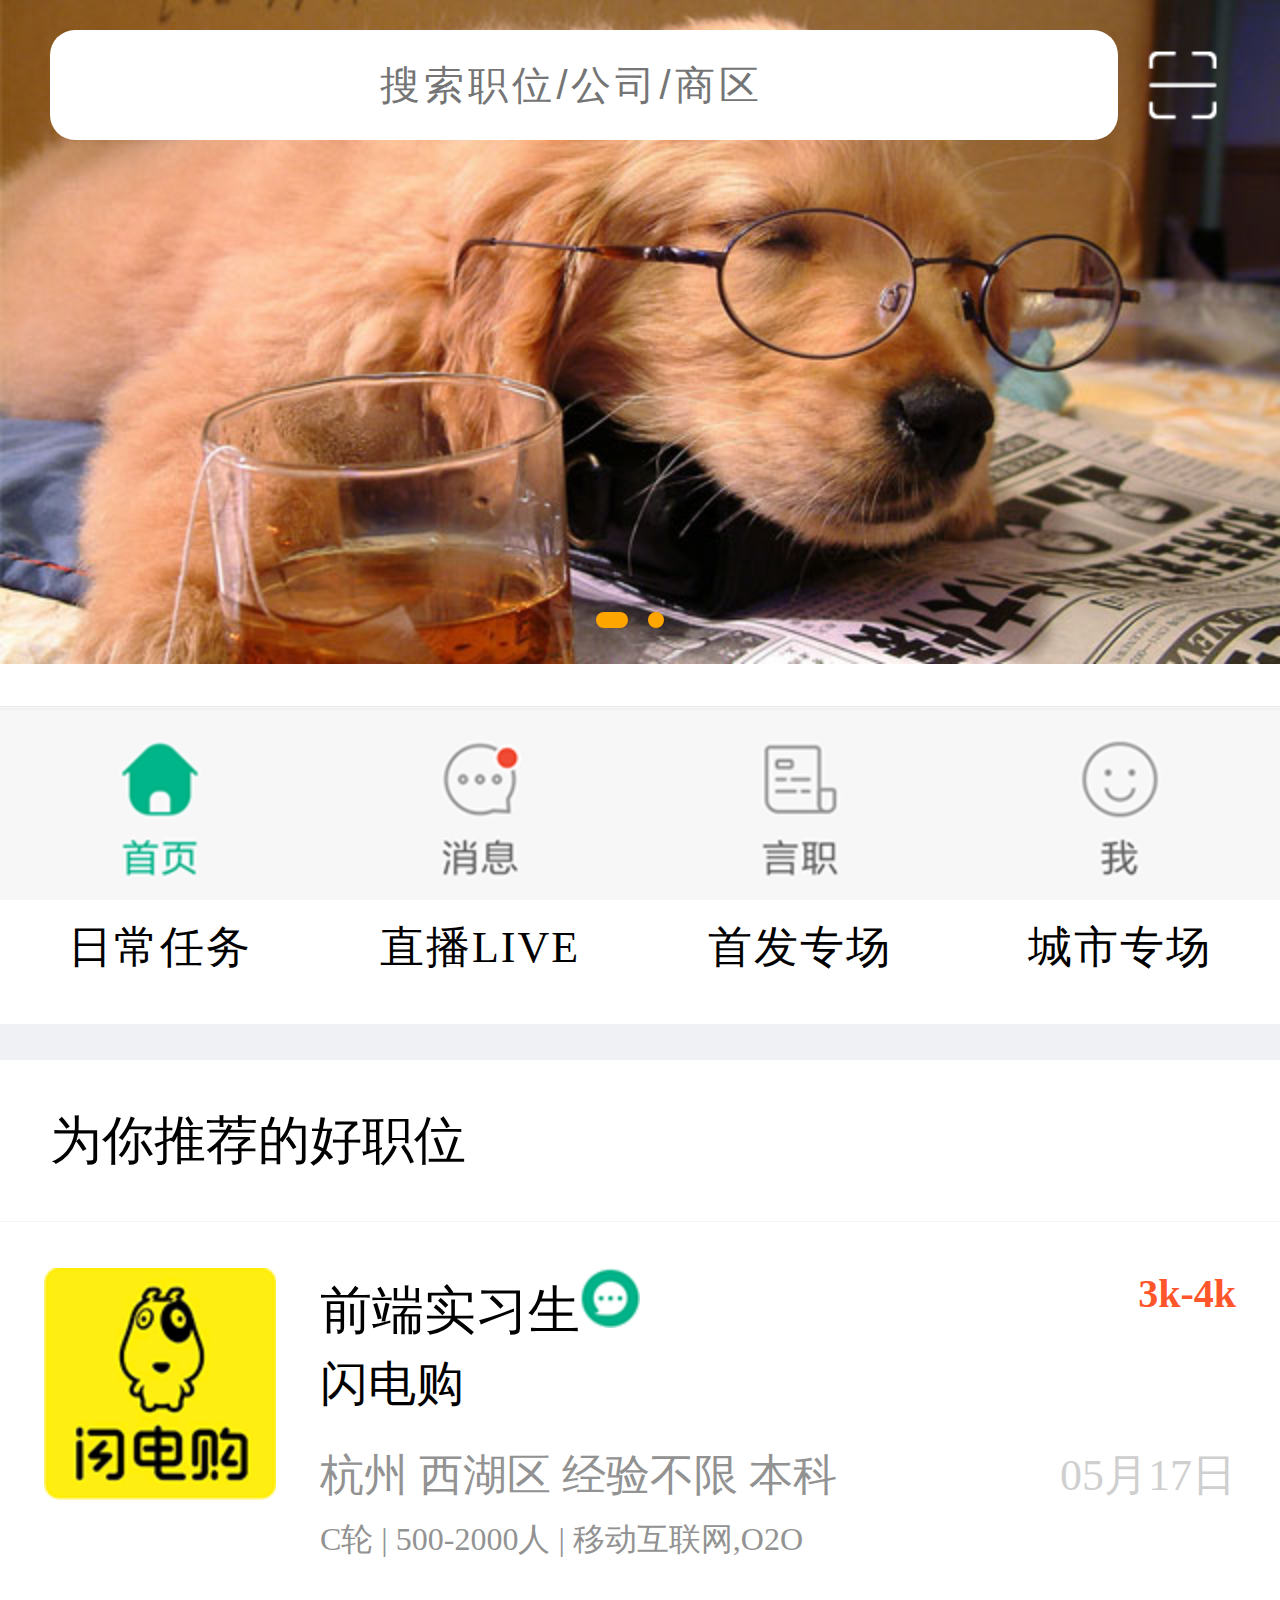
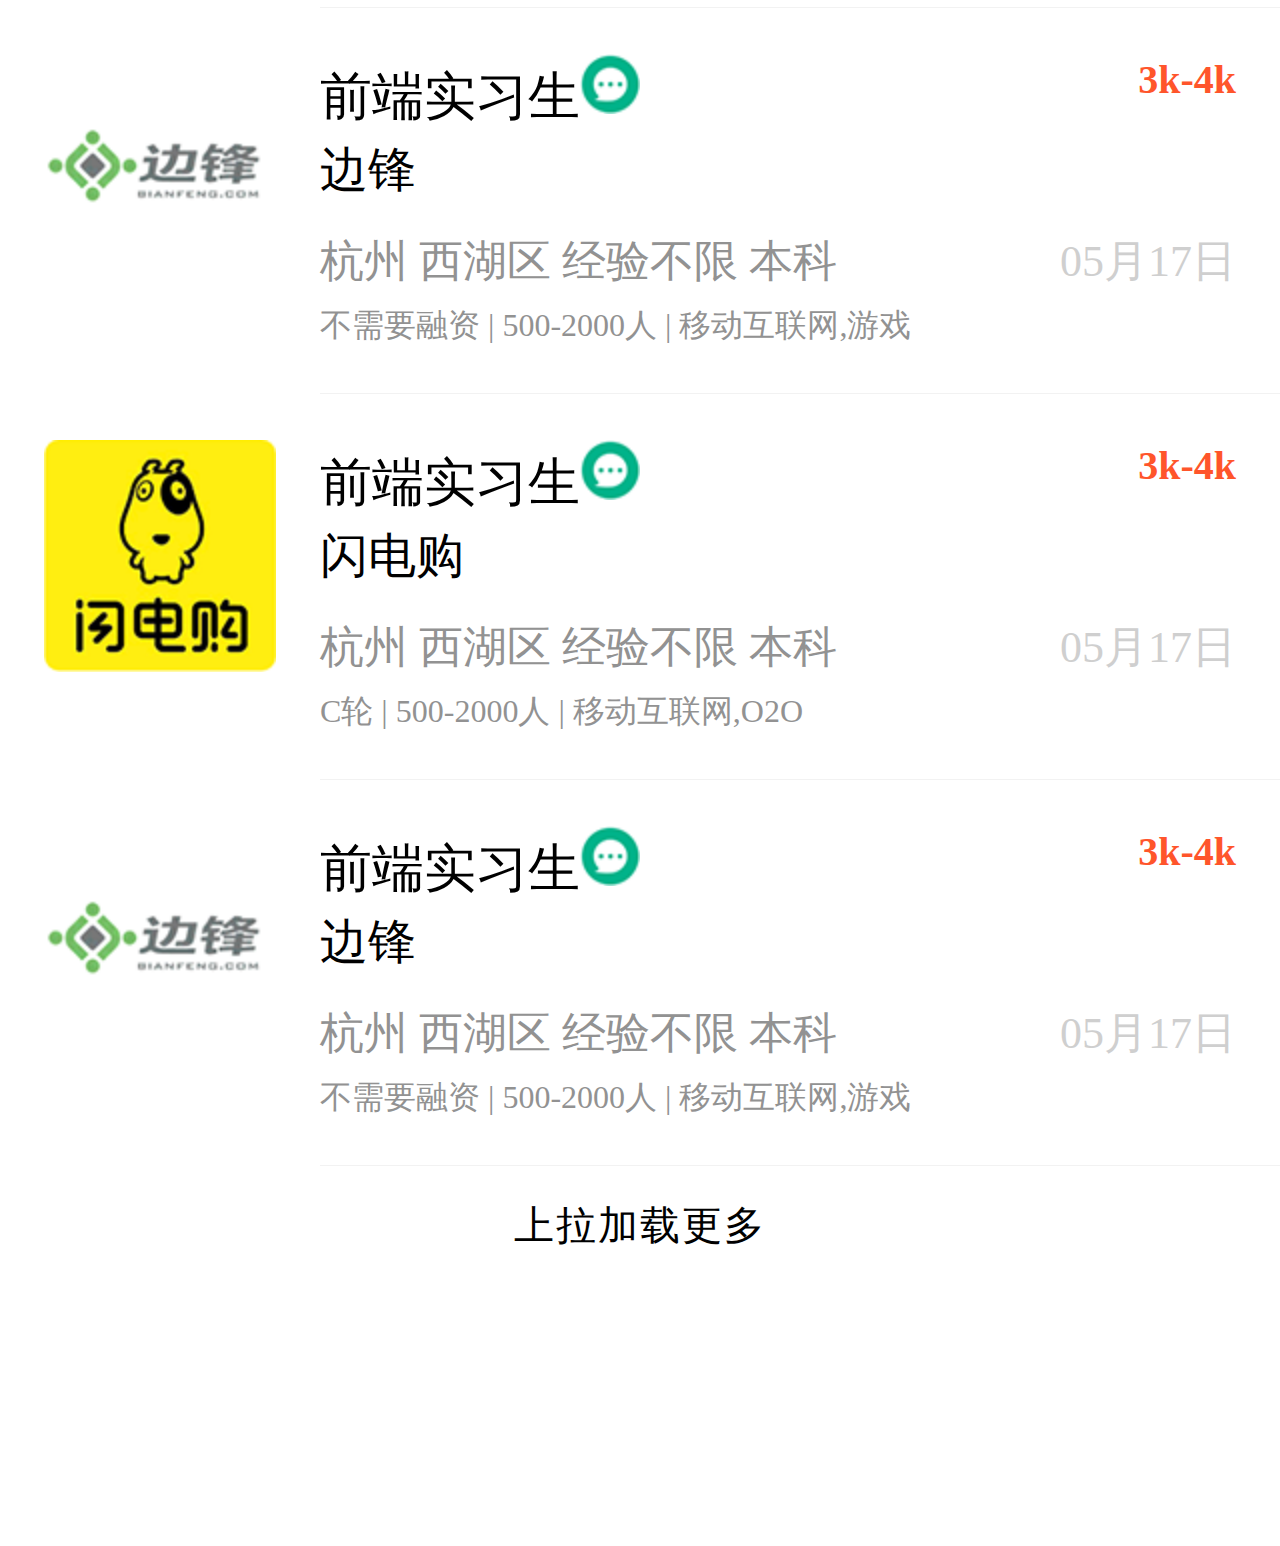
<file: lagou/index.htm>
<!DOCTYPE html>
<html lang="en">
    <head>
        <meta charset="utf-8">
        <meta name="viewport" content="width=device-width, user-scalable=no, initial-scale=1.0">
        <meta name="full-screen" content="yes">
        <meta name="browsermode" content="application">
        <title>拉勾网</title>
        <link rel="stylesheet" href="css/index.css">
    </head>
    <body>
        <!-- 重置fontsize -->
        <script id="J_setFont">
            (function(){
                var screen = document.body.clientWidth;
                var html = document.querySelector('html');
                html.style.fontSize = (screen/640) * 100 + 'px';
                var target = document.getElementById('J_setFont');
                target.parentNode.removeChild(target);
            })();
        </script>
    	<!-- 头部部分start -->
		<div class="header">
			<div id="J_search" class="search">
				<input type="search" class="search-box" placeholder="搜索职位/公司/商区">
                <div class="scan"></div>
			</div>
            <div id="J_banner" class="swiper-container banner">
                <ul class="swiper-wrapper banner-box">
                    <li class="swiper-slide item"><img src="images/ban1.jpg" height="332" width="640" alt=""></li>
                    <li class="swiper-slide item"><img src="images/ban2.jpg" height="332" width="640" alt=""></li>
                </ul>
                <ul class="swiper-pagination sport-box">
                    <li class="sport active"></li>
                    <li class="sport"></li>
                </ul>
            </div>
		</div>
        <!-- nav部分 -->
        <div class="nav">
            <ul class="nav-box">
                <li class="nav-item">
                    <div class="nav-pic"><img src="images/nav1.png" height="78" width="78" alt=""></div>
                    <p class="nav-title">日常任务</p>
                </li>
                <li class="nav-item">
                    <div class="nav-pic"><img src="images/nav-2.png" height="78" width="78" alt=""></div>
                    <p class="nav-title">直播LIVE</p>
                </li>
                <li class="nav-item">
                    <div class="nav-pic"><img src="images/nav-3.png" height="78" width="78" alt=""></div>
                    <p class="nav-title">首发专场</p>
                </li>
                <li class="nav-item">
                    <div class="nav-pic"><img src="images/nav-4.png" height="78" width="78" alt=""></div>
                    <p class="nav-title">城市专场</p>
                </li>
            </ul>
        </div>
        <!-- 分割线 -->
        <div class="h18"></div>
        <!-- 标题 -->
        <h2 class="recommend-title">为你推荐的好职位</h2>
        <!-- 招聘信息 -->
        <div class="info">
            <ul id="J_infoBox" class="info-box">
                <li class="item">
                    <div class="logo-pic">
                        <img src="images/lg1.png" height="116" width="116" alt="">
                    </div>
                    <div class="info-con">
                        <h3>前端实习生<b></b><span class="wage">3k-4k</span></h3>
                        <h4>闪电购</h4>
                        <p class="address">杭州&nbsp;西湖区&nbsp;经验不限&nbsp;本科<span class="data">05月17日</span></p>
                        <p class="company-info">C轮&nbsp;<i>|</i>&nbsp;500-2000人&nbsp;<i>|</i>&nbsp;移动互联网,O2O</p>
                    </div>
                </li>
                <li class="item">
                    <div class="logo-pic">
                        <img src="images/lg2.png" height="116" width="116" alt="">
                    </div>
                    <div class="info-con">
                        <h3>前端实习生<b></b><span class="wage">3k-4k</span></h3>
                        <h4>边锋</h4>
                        <p class="address">杭州&nbsp;西湖区&nbsp;经验不限&nbsp;本科<span class="data">05月17日</span></p>
                        <p class="company-info">不需要融资&nbsp;<i>|</i>&nbsp;500-2000人&nbsp;<i>|</i>&nbsp;移动互联网,游戏</p>
                    </div>
                </li>
                <li class="item">
                    <div class="logo-pic">
                        <img src="images/lg1.png" height="116" width="116" alt="">
                    </div>
                    <div class="info-con">
                        <h3>前端实习生<b></b><span class="wage">3k-4k</span></h3>
                        <h4>闪电购</h4>
                        <p class="address">杭州&nbsp;西湖区&nbsp;经验不限&nbsp;本科<span class="data">05月17日</span></p>
                        <p class="company-info">C轮&nbsp;<i>|</i>&nbsp;500-2000人&nbsp;<i>|</i>&nbsp;移动互联网,O2O</p>
                    </div>
                </li>
                <li class="item">
                    <div class="logo-pic">
                        <img src="images/lg2.png" height="116" width="116" alt="">
                    </div>
                    <div class="info-con">
                        <h3>前端实习生<b></b><span class="wage">3k-4k</span></h3>
                        <h4>边锋</h4>
                        <p class="address">杭州&nbsp;西湖区&nbsp;经验不限&nbsp;本科<span class="data">05月17日</span></p>
                        <p class="company-info">不需要融资&nbsp;<i>|</i>&nbsp;500-2000人&nbsp;<i>|</i>&nbsp;移动互联网,游戏</p>
                    </div>
                </li>
            </ul>
        </div>
        <!-- 加载更多 -->
        <p id="J_load" class="loading">上拉加载更多</p>
        <!-- 分割线 -->
        <div class="h97"></div>
        <!-- 底部nav -->
        <div class="footer-menu">
            <ul id="J_footerMenuBox" class="footer-menubox">
                <li class="item item1 active"><a href="index.htm"></a></li>
                <li class="item item2"></li>
                <li class="item item3"></li>
                <li class="item item4"></li>
            </ul>
        </div>
    </body>
    <script src="js/index.js"></script>
</html>
</file>
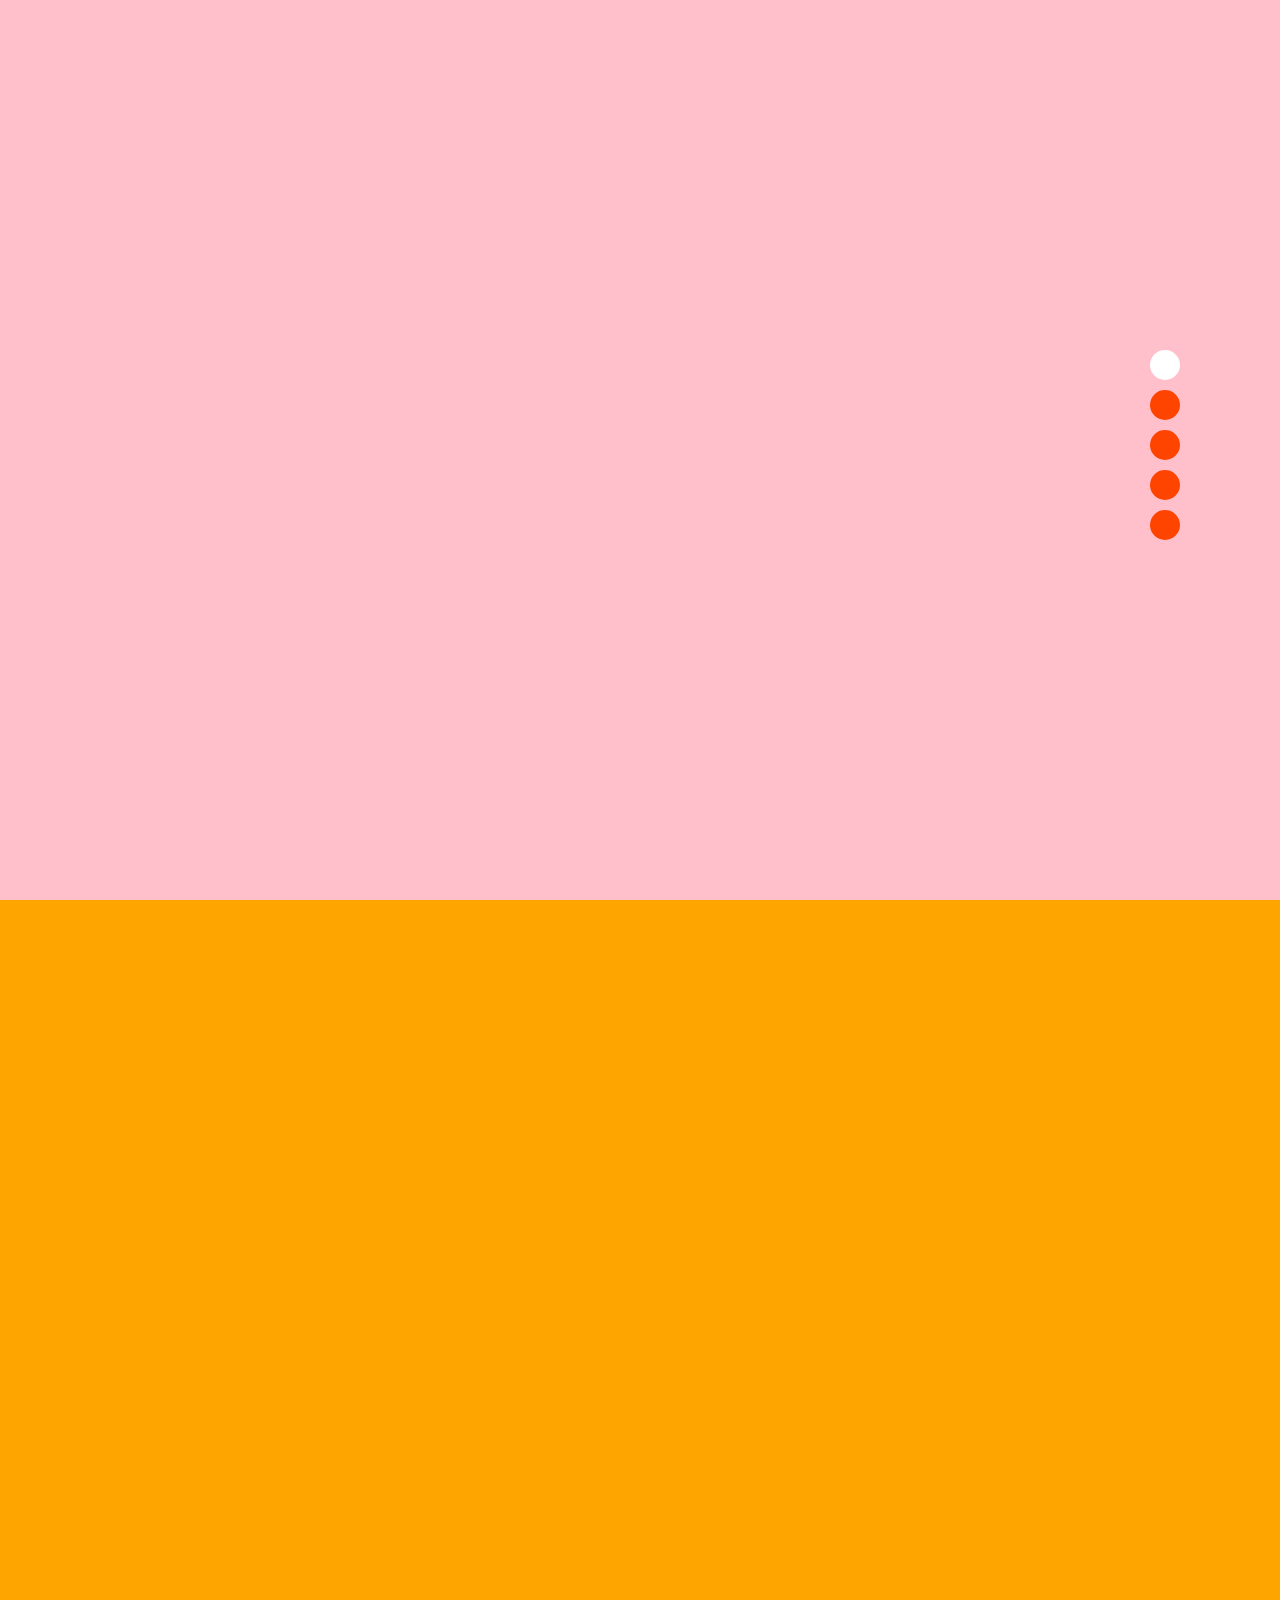
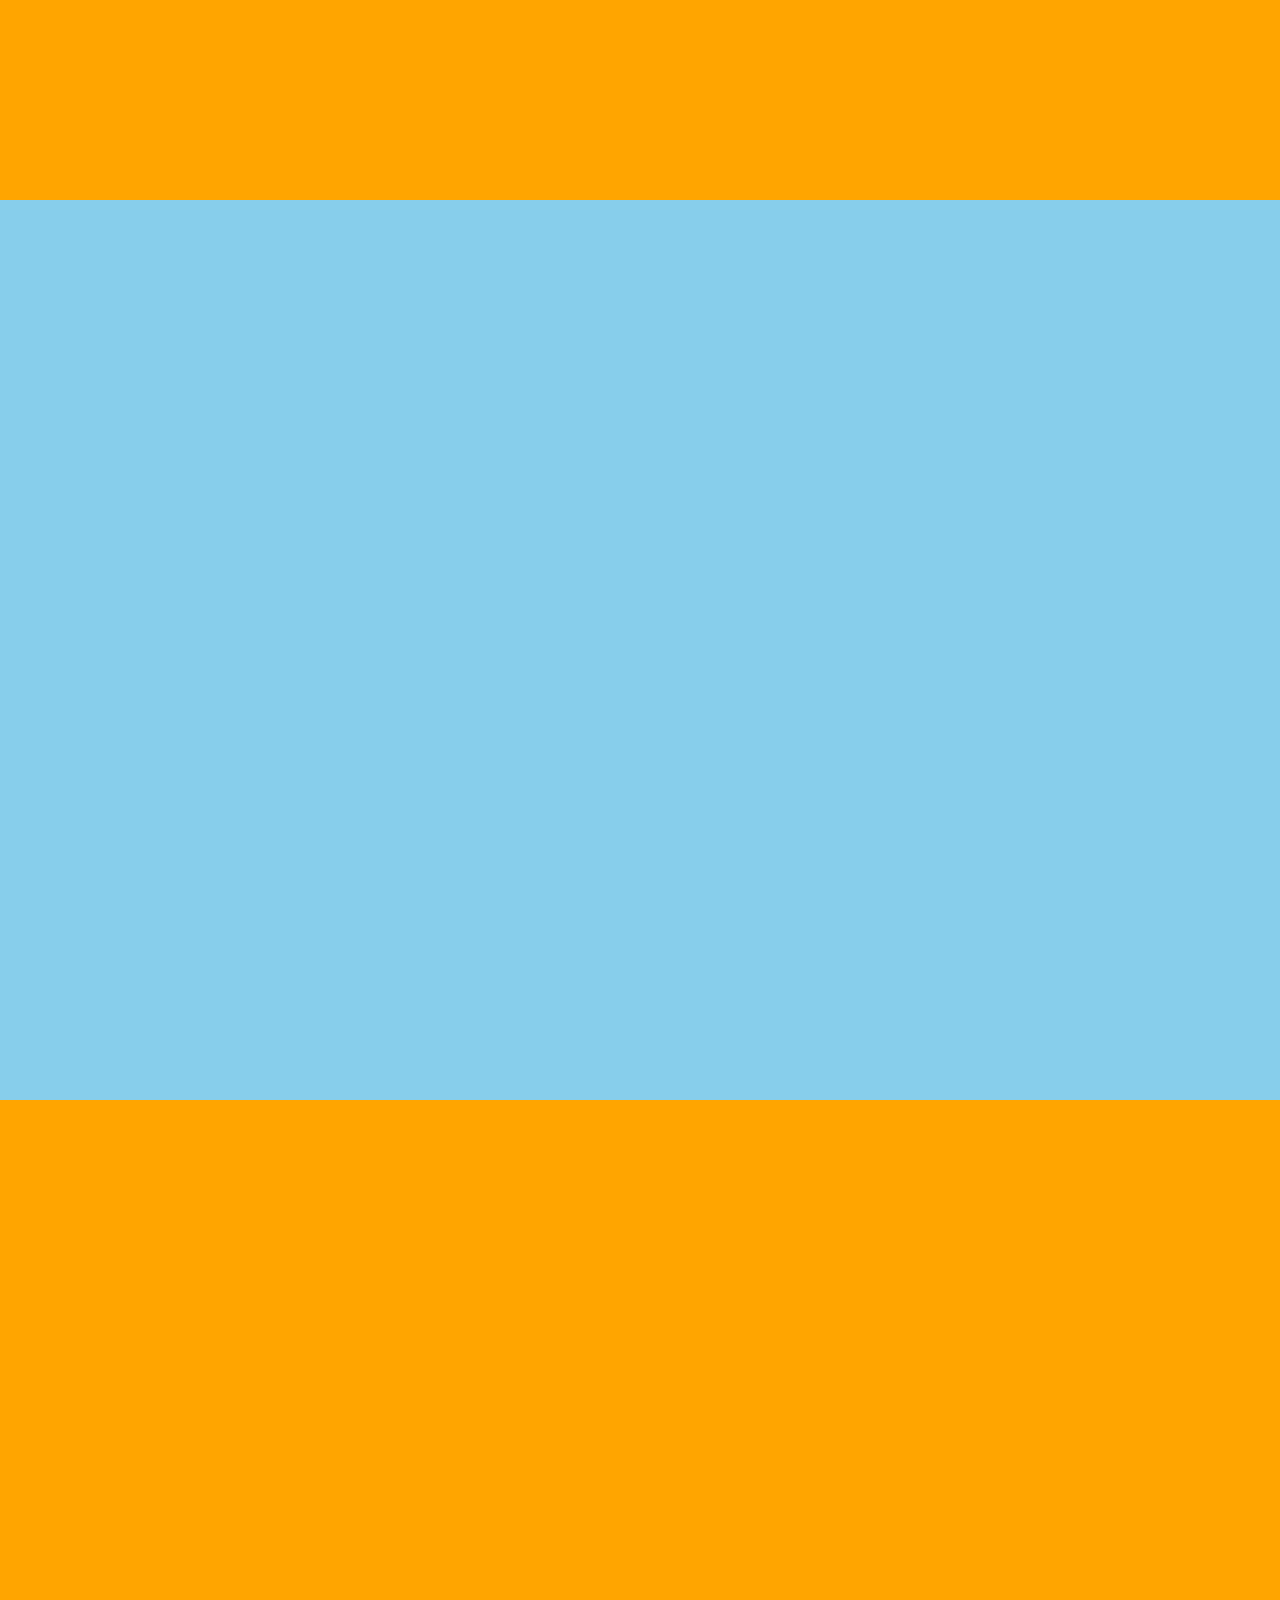
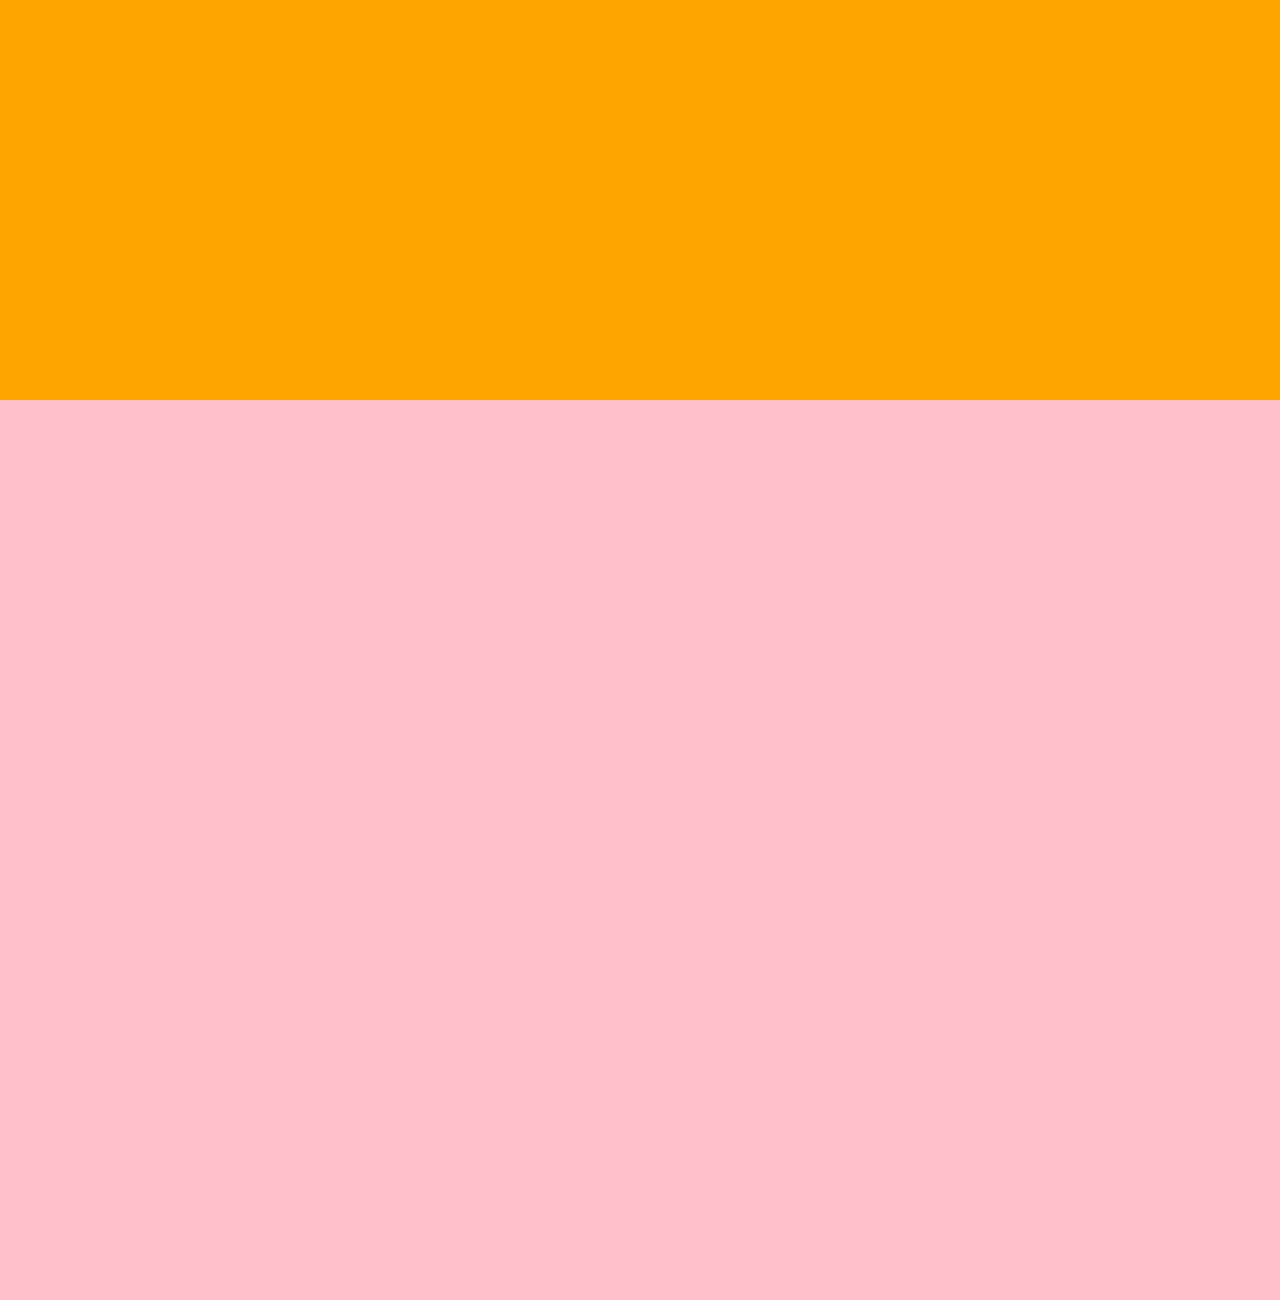
<file: mouseWheel.htm>
<!DOCTYPE html>
<html lang="en">
    <head>
        <meta charset="utf-8">
        <meta name="description" content="鼠标滚轮事件">
        <meta name="keywords" content="鼠标滚轮事件">
        <title>鼠标滚轮事件</title>
        <style>
	        * {
	        	margin: 0;
	        	padding: 0;
	        }
	        html,body {
	        	width: 100%;
	        	height: 100%;

	        }
	        body {
	        	overflow-y: hidden;
	        }
	        ul {
	        	list-style: none;
	        }
	        .wrap {
	        	position: absolute;
	        	top: 0;
	        	left: 0;
	        	width: 100%;
	        	height: 100%;
	        }
	        .div {
	        	height: 100%;
	        }
	        .div1,.div5 {
	        	background: pink;
	        }
	        .div2,.div4 {
	        	background: orange;
	        }
	        .div3 {
	        	background: skyblue;
	        }
	        .point {
				position: fixed;
				right: 100px;
				top: 50%;
				z-index: 999;
	        }
	        .point .item {
	        	width: 20px;
	        	height: 20px;
	        	margin-bottom: 10px;
	        	background: #f40;
	        	border: 5px solid rgba(0,0,0,0);
	        	border-radius: 50%;
	        }
	        .point .item.active {
	        	background: #fff;
	        }
        </style>
    </head>
    <body>
    	<div id="wrap" class="wrap">
    		<div class="div div1"></div>
	    	<div class="div div2"></div>
	    	<div class="div div3"></div>
	    	<div class="div div4"></div>
	    	<div class="div div5"></div>
    	</div>
    	<ul id="point" class="point">
    	</ul>
    </body>
</html>
<script type="text/javascript">
// function MouseWheel(wrap,point){
//     		this.wrap = document.getElementById(wrap);
//     		this.point = document.getElementById(point);
//     	}
	var count = 0;	// 记录当前在第几个page
	var wrap = document.getElementById('wrap');
	var point = document.getElementById('point');
	var wrapList = wrap.children;
	var winH = wrapList[0].offsetHeight;	//page的高度
	var upflag = true;		//开关
	var downflag = true;		//开关
    	wheel(wrap,point)
    //滚动函数封装
	function wheel(wrap,point){
		var len = wrap.children.length;
		//生成侧边栏按钮
		for(var i = 0 ; i < len ; i++){
			var li = document.createElement('li');
			li.className = 'item';
			point.appendChild(li);
    	}
    	var points = point.children;
    	point.style.marginTop = -1*point.offsetHeight/2 + 'px';
    	points[0].className+=' active';
    	//鼠标滚动事件
		window.onmousewheel = function(e){
    		var e = e || window.event;
    		//e.wheelDelta小于0 ，则代表页面向上翻
    		if(e.wheelDelta < 0){
    			if(upflag){
    				count++
    				count = count > len-1 ? len-1 : count;
    				upflag = false;
    			}
    			animate(wrap,{top:-1 * count * winH},function(){
					upflag = true;
					console.log('我到了')
    			})
    		}
    		if(e.wheelDelta > 0){
    			if(downflag){
    				count--;
    				count = count < 0 ? 0 : count;
    				downflag = false; 			
    			}
    			animate(wrap,{top:-1 * count * winH},function(){
					downflag = true;
    			})
    		}
    		for(var i = 0 ; i < len ; i++){
    			points[i].className = 'item';
    		}
    		points[count].className+= ' active';
    	}
	}
    //运动框架
	function animate(elm,json,callback){
		clearInterval(elm.timer);
		elm.timer = setInterval(function(){
			var flag = true;
			for(var attr in json){
				var current = 0;
				if(attr == 'opacity'){
					current = getStyle(elm,attr)*100
				}else {
					current = parseInt(getStyle(elm,attr))
				}
				var step = (json[attr] - current) / 10;
				step = step > 0 ? Math.ceil(step) : Math.floor(step);
				if(attr == 'opacity'){
					if('opacity' in elm.style){
						elm.style[attr] = (current + step ) / 100;
					}else {
						elm.style.filter = 'aplha(opacity = '+ (current + step) +')';
					}
				}else if(attr == 'zIndex'){
					elm.style[attr] = json[attr];
				}else {
					elm.style[attr] = current + step + 'px';
				}
				if(current != json[attr]){
					flag = false
				}
			}
			if(flag){
				clearInterval(elm.timer);
				callback && callback();
			}
		}, 30)
	}
	//获取当前样式
	function getStyle(elm,attr){
		if(elm.currentStyle){
			return elm.currentStyle[attr]
		}else {
			return window.getComputedStyle(elm,null)[attr]
		}
	}
        
</script>
</file>
<file: lagou/css/index.css>
/*
* @Author: miss
* @Date:   2017-05-19 13:42:19
* @Last Modified by:   miss
* @Last Modified time: 2017-05-19 19:59:20
*/
* {
	margin: 0;
	padding: 0;
}
html {
	font-size: 100px;
	font-family: "Microsoft Yahei";
}
ul {
	list-style: none;
}
div,ul,li,h1,h2,h3,h4,h5,h6 {
	-webkit-box-sizing: border-box;
	box-sizing: border-box;
}
input {
	border: none;
	outline-style: none;
	-webkit-appearance: none;
}
img {
	vertical-align: top;
}
h1,h2,h3,h4,h5,h6,i,b {
	font-weight: normal;
	font-style: normal;
}
.header {
	width: 6.4rem;
	height: 3.32rem;
}
.header .search {
	position: fixed;
	z-index: 99;
	width: 100%;
	height: 0.85rem;
	padding: 0.15rem 0 0.15rem 0.25rem;
	
}
.header .search.active {
	background: #00b38a;
	opacity: 0.3;
}
.header .search-box {
	float: left;
	width: 5.34rem;
	height: 0.55rem;
	background-color: #fff;
	text-align: center;
	font-size: 0.2rem;
	color: #fff;
	letter-spacing: 0.02rem;
	-webkit-border-radius: 25px;
	border-radius: 25px;
}
.header .search.active .search-box{
	background: #0aa37f;
}
.header .search.active .search-box::-webkit-input-placeholder{
	color:#fff;
}
.header .scan {
	float: left;
	width: 0.35rem;
	height: 0.35rem;
	margin: 0.1rem 0 0 0.15rem;
	background: url(../images/saomiao.png) center;
	background-size: 100%;
}
.header .banner {
	position: relative;
	overflow: hidden;
	width: 6.4rem;
	height: 3.32rem;
}
.header .banner-box {
	position: absolute;
	left: 0;
	top: 0;
	width: 200%;
	height: 100%;
}
.header .banner-box .item {
	float: left;
}
.banner-box .item img {
	width: 6.4rem;
	height: 3.32rem;
}
.header .sport-box {
	position: absolute;
	bottom: 0.18rem;
	left: 50%;
}
.header .sport-box .sport {
	float: left;
	width: 0.08rem;
	height: 0.08rem;
	margin-right: 0.1rem;
	background-color: orange;
	-webkit-border-radius: 50%;
	border-radius: 0.05rem;
}
.header .sport-box .sport.active {
	width: 0.16rem;
}
.nav {
	width: 6.4rem;
	height: 1.8rem;
	background: #fff;
}
.nav .nav-box {
	width: 100%;
	height: 100%;
}
.nav .nav-item {
	position: relative;
	float: left;
	width: 25%;
	height: 100%;
	text-align: center;
}
.nav .nav-pic {
	position: absolute;
	top: 0.26rem;
	width: 100%;
	height: 0.78rem;
}
.nav .nav-pic img {
	width: 0.78rem;
	height: 0.78rem;
}
.nav .nav-title {
	position: absolute;
	top:1.27rem;
	width: 100%;
	letter-spacing: 2px;
	font-weight: 500;
	text-align: center;
	font-size: 0.22rem;
}
.h18 {
	height: 0.18rem;
	background: #F0F1F5;
}
.recommend-title {
	height: 0.81rem;
	width: 100%;
	border-bottom: 1px solid #F2F3F4;
	font-size: 0.26rem;
	line-height: 0.81rem;
	padding-left: 0.25rem;
}
.info .item {
	width: 6.4rem;
	height: 1.93rem;
}
.info .item .logo-pic {
	float: left;
	width: 1.6rem;
	height: 100%;
	padding-top: 0.23rem;
	text-align: center;
}
.info .logo-pic img {
	width: 1.16rem;
	height: 1.16rem;
}
.info .item .info-con {
	float: left;
	width: 4.8rem;
	height: 100%;
	padding-top: 0.23rem;
	padding-right: 0.22rem;
	border-bottom: 1px solid #F2F2F2;
}
.info .info-con h3 {
	height: 0.42rem;
	font-size: 0.26rem;
	line-height: 0.26rem;
}
.info .info-con h3 b {
	display: inline-block;
	width: 0.3rem;
	height: 0.3rem;
	margin-top: ;
	background: url(../images/msg.png) no-repeat center;
	background-size: 100%;
}
.info .info-con h3 .wage {
	float: right;
	font-size: 0.2rem;
	font-weight: 600;
	color: #FF552B;
}
.info .info-con h4 {
	height: 0.47rem;
	font-size: 0.24rem;
}
.info .info-con p {
	height: 0.36rem;
	color: #929292;
	font-weight: 500;
}
.info .info-con .address {
	font-size: 0.22rem;
}
.info .info-con .company-info {
	font-size: 0.16rem;
}
.info .info-con p .data {
	float: right;
	color: #CFCFCF;
}
.loading {
	height: 0.60rem;
	text-align: center;
	font-size: 0.2rem;
	line-height: 0.60rem;
	letter-spacing: 2px;
}
.h97 {
	height: 1.3rem;
}
.footer-menu {
	position: fixed;
	bottom: 0;
	width: 6.4rem;
	height: 0.97rem;
	border-top: 1px solid #E9E9EA;
	background: #F7F7F8;
}
.footer-menu .footer-menubox {
	width: 100%;
	height: 100%;
}
.footer-menu .item {
	float: left;
	width: 25%;
	height: 100%;
	background-size: 100%;
}
.item1 {
	background: url(../images/home.png) no-repeat center;
}
.item1.active {
	background-image: url(../images/home-a.png);
}
.item2 {
	background: url(../images/mession.png) no-repeat center;
}
.item2.active {
	background-image: url(../images/mession-a.png);
}
.item3 {
	background: url(../images/job.png) no-repeat center;
}
.item3.active {
	background-image: url(../images/job-a.png);
}
.item4 {
	background: url(../images/me.png) no-repeat center;
}
.item4.active {
	background-image: url(../images/me-a.png);
}
.footer-menu .item a {
	display: block;
	width: 100%;
	height: 100%;
}
</file>
